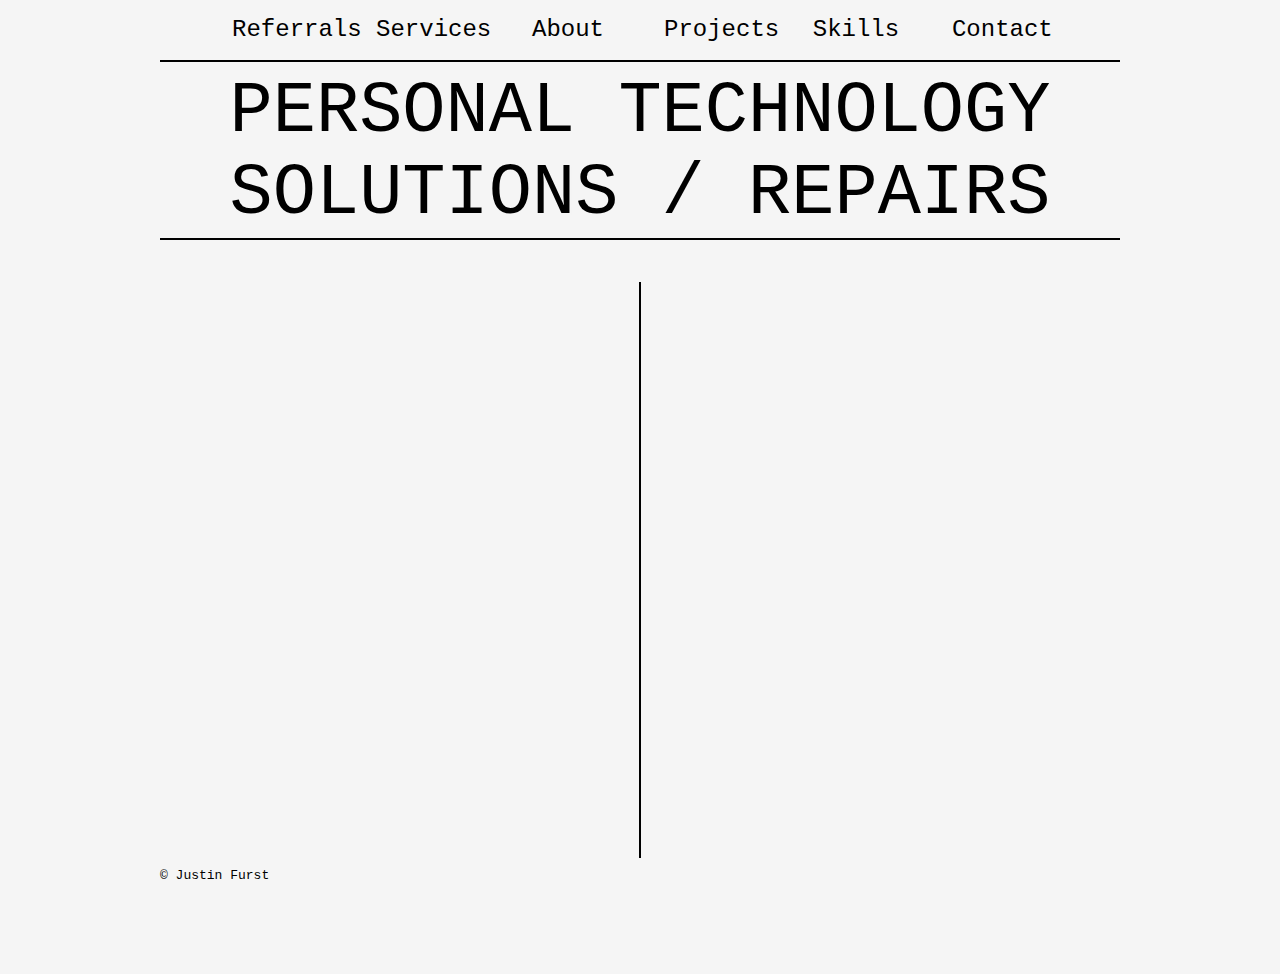
<file: index.html>
<!doctype html>
<html>

<head>
    <meta charset="utf-8">
    <title>Justin Furst</title>
    <link href="https://fonts.googleapis.com/css?family=Oswald&display=swap" rel="stylesheet">
    <link rel="stylesheet" href="styles.css"> 
    <meta name="viewport" content="width=device-width, initial-scale=1">
</head>

<body> 
    <header>
        <div id="nav-span">
                <div id="referralsTab" class="tabs"><label>Referrals</label><div id="referalDrainer" class="drainer"></div></div>           
                <div id="servicesTab" class="tabs"><label>Services</label><div id="servicesDrainer" class="drainer"></div></div>
                <div id="aboutTab" class="tabs"><label>About</label><div id="aboutDrainer" class="drainer"></div></div>                  
                <div id="projectsTab" class="tabs"><label>Projects</label><div id="projectsDrainer" class="drainer"></div></div>
                <div id="skillsTab" class="tabs"><label>Skills</label><div id="skillsDrainer" class="drainer"></div></div>
                <div id="contactTab" class="tabs"><label>Contact</label><div id="contactDrainer" class="drainer"></div></div>
        </div>
    </header>
        <div id="under-header">
        <hr class="topHR">
        <div class="container">
            <div id="referralDrop" class="shape"></div>
            <div id="servicesDrop" class="shape"></div>
            <div id="aboutDrop" class="shape"></div>
            <div id="projectsDrop" class="shape"></div>
            <div id="skillsDrop" class="shape"></div>
            <div id="contactDrop" class="shape"></div>
        </div>
        <div id="Title">
            <h1>
                Personal Technology 
            </h1>
            <h1>
                Solutions / Repairs
            </h1>
        </div>
        <hr>            
        </div>
        <div id="body-content">
            <div id="left-pane">
                <div id="referrals">
                    <h2>Referrals</h2>
                    <div>
                        <p class="quotation">"Justin is awesome. I finally have some organization on my computer. He is very knowledgeable and was able to help me with so much! Can't say enough good things!"</p>
                        <h4 class="quotes">- Lorie Martinez</h4>
                    </div>
                    <div style="padding-top: 1em;">
                        <p class="quotation">"Justin was very helpful and friendly. He finished his work in a timely manner and was communicative with me along the way. Definitley recommend him!!"</p>
                        <h4 class="quotes">- Kim Lopez</h4>
                    </div>
                    <div id="referalFiller" class="filler"></div>
                </div> 
                <div id="services" class="hide-display">
                    <h2>Services</h2>
                    <ul id="serviceHolder">
                        <li>
                            <div id="service1" class="service">
                                <div>Free Consultation</div>
                                <p>Whether in person or over the internet, go over what you would like to be done and how I can do it.</p>
                                <p>Est. Time: 30 min.</p>
                            </div>
                        </li>
                        <li>
                            <div id="service2" class="service">
                                <div>General Computer Cleanup</div>
                                <p>Will remove unneeded files and software that are cluttering your hardrive to optimize both memory and speed efficiency.</p>
                                <p>Price: $40</p>
                            </div>
                        </li>
                    </ul>
                    <div id="servicesFiller" class="filler"></div>                  
                </div>     
                <div id="about" class="hide-display">
                    <h2>About</h2>
                    <p>
                        Hello, My name is Justin Furst and I graduated from Marquette University in 2018 with a B.S. in Computer Science.
                    </p>
                    <p>
                        I work for the McHenry County Circuit Clerk as a Software Developer / IT Specialist. 
                    </p>
                   <p>
                        I captained Marquette's first ever Rocket League team and we took third in the inaugural <a href="https://youtu.be/AM8eA_cPmko?t=3803" target="_blank">Big East Invitational</a> (I'm Pudder).
                    </p>
                    <p>
                        I appeared in a music video for one of my favorite bands here => <a href="https://youtu.be/zF7pAGqm9Fg?t=234" target="_blank">Click</a>
                    </p>
                    <div id="aboutFiller" class="filler"></div>
                </div>                       
            </div>
           <div id="vertical">
            <hr>
           </div>
        <div id="right-pane">               
                <div id="projects" class="hide-display">
                    <h2>Projects</h2>
                    <div>
                        <p>
                            Court Call monitors in the McHenry County Courthouse that displays important defendant information on screens to direct people to their proper courtrooms.
                        </p>
                        <p>
                            This is my current recursive project → <a class="link" href="http://justin1st.com">Click</a>
                        </p>
                    </div>
                    <div id="projectsFiller" class="filler"></div>
                </div>
                <div id="skills" class="hide-display">
                    <h2>Skills</h2>
                    <div class="container">
                        <ul class="skillList">
                            <li>Understand fundamentals of computing</li>
                            <li>Effectively problem solve</li>
                            <li>Detect and eliminate bugs</li>
                        </ul>
                        <ul class="skillList">
                            <li>Program in over 10 different languages</li>
                            <li>Build a custom computer</li>
                            <li>Play the drums </li>
                        </ul>
                        <ul class="skillList">
                            <li>Survive purely on caffeine</li>
                            <li>Hold 2 Middle School track records</li>
                            <li>Socialize at an adequate level</li>
                        </ul>
                    </div>
                    <div id="skillsFiller" class="filler"></div>
                </div>
                <div id="contact" class="hide-display">
                    <h2>Contact</h2>
                    <p>The best way to contact me is by sending me an email at <a
                            href="mailto:JustinLFurst@Gmail.com" target="_blank">JustinLFurst@Gmail.com</a>
                             <!--Check out my resume → <a href="https://drive.google.com/open?id=1T1WfbJX4fwH89HucGaV5aBFBc0WI-y5J " target="_blank">Resume</a> -->
                    </p>
                                        <!--
                    <a href="litecoin://385X7aq5jqQGrC3ZYWaajdV8xQq3Xfe1ba" >If you are feeling generous, you can donate LiteCoin here</a>*@                   
                    -->
                    <div onclick="copyToClipboard()"></div>
                    <div id="social-media">
                        <a href="https://www.facebook.com/Justin1stConsult/" target="_blank"><img src="Resources/fb.png"></a>
                        <a href="https://www.linkedin.com/in/justinfurst" target="_blank"><img src="Resources/ln.png"></a>                    
                    </div>            
                    <div id="contactFiller" class="filler"></div>
                </div>
            </div>
            <span class="stretch"></span>
            <footer>
                <div>&copy; Justin Furst</div>
            </footer>
        </div>
</body>
<script type="text/javascript" src="jquery-3.4.1.min.js"></script>
<script type="text/javascript" src="js.js"></script>
</html>
</file>
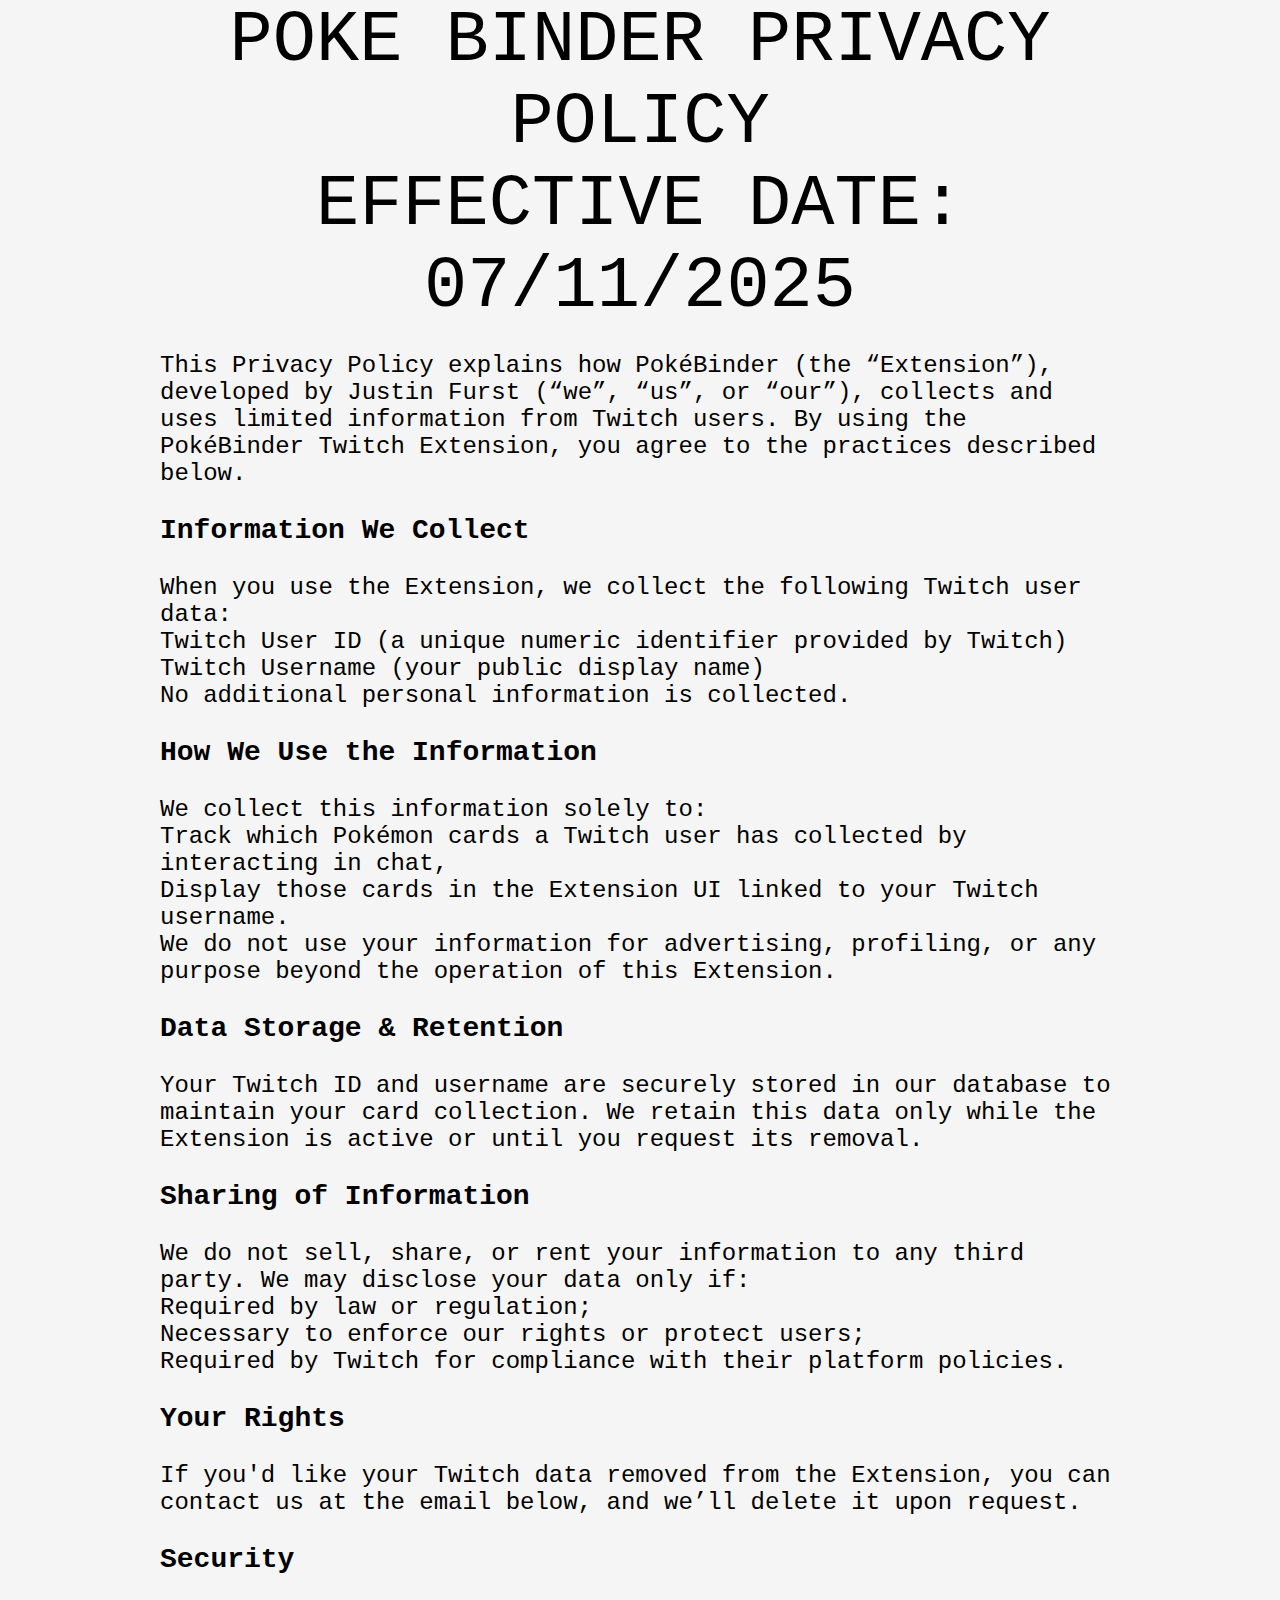
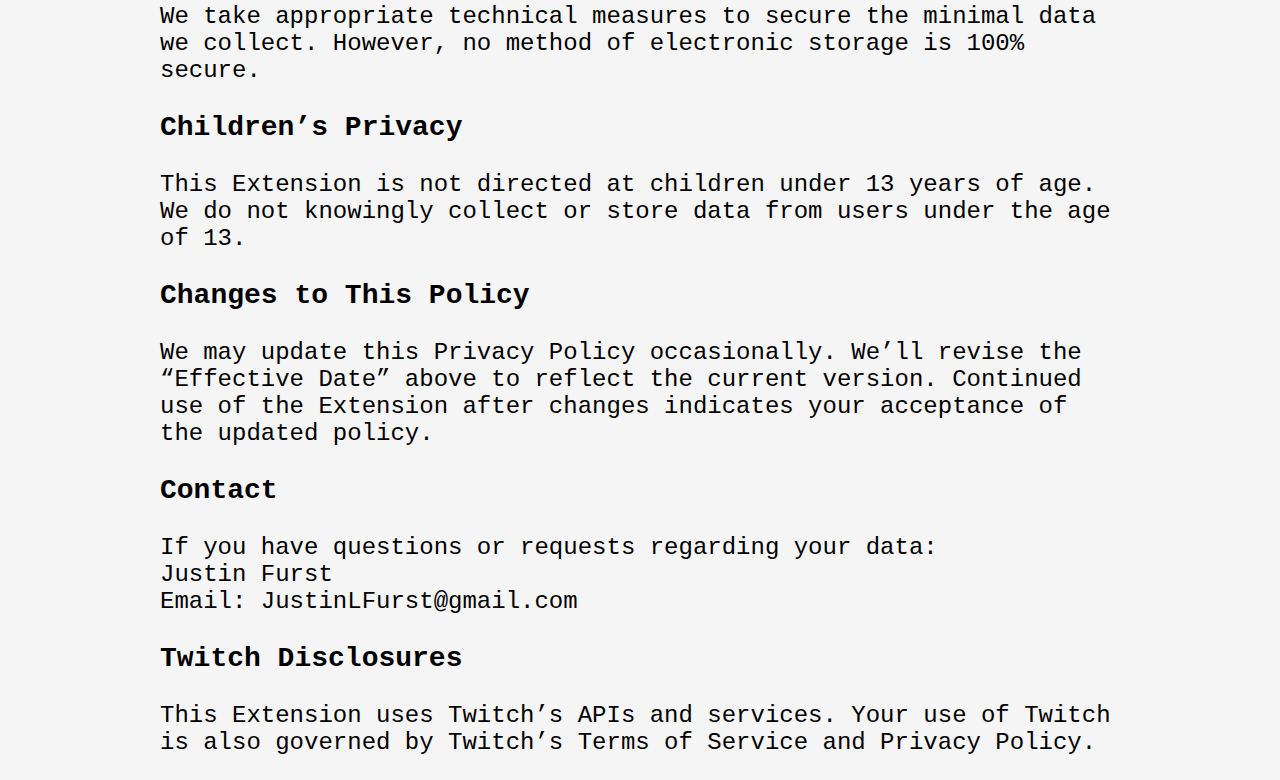
<file: privacy.html>
<!doctype html>
<html>

<head>
    <meta charset="utf-8">
    <title>Privacy Policy</title>
    <link href="https://fonts.googleapis.com/css?family=Oswald&display=swap" rel="stylesheet">
    <link rel="stylesheet" href="styles.css"> 
    <meta name="viewport" content="width=device-width, initial-scale=1">
</head>

</html>
<body>
    <div>
        <h1>
            Poke Binder Privacy Policy
        </h1>
        <h1>
            Effective Date: 07/11/2025
        </h1>
<p>
    This Privacy Policy explains how PokéBinder (the “Extension”), developed by Justin Furst (“we”, “us”, or “our”), collects and uses limited information from Twitch users. By using the PokéBinder Twitch Extension, you agree to the practices described below.
</p>

<h3>
    Information We Collect    
</h3>
<p>
    When you use the Extension, we collect the following Twitch user data:
<br>
    Twitch User ID (a unique numeric identifier provided by Twitch)
<br>
    Twitch Username (your public display name)
<br>
    No additional personal information is collected.
</p>

<h3>
        How We Use the Information  
</h3>
<p>
        We collect this information solely to:
<br>
    Track which Pokémon cards a Twitch user has collected by interacting in chat,
<br>
    Display those cards in the Extension UI linked to your Twitch username.
<br>
    We do not use your information for advertising, profiling, or any purpose beyond the operation of this Extension.
</p>

<h3>
    Data Storage & Retention
</h3>
<p>
    Your Twitch ID and username are securely stored in our database to maintain your card collection. We retain this data only while the Extension is active or until you request its removal.
</p>

<h3>
    Sharing of Information
</h3>
<p>
    We do not sell, share, or rent your information to any third party. We may disclose your data only if:
    <br>
    Required by law or regulation;
    <br>
    Necessary to enforce our rights or protect users;
    <br>
    Required by Twitch for compliance with their platform policies.
</p>

<h3>
    Your Rights
</h3>
<p>
    If you'd like your Twitch data removed from the Extension, you can contact us at the email below, and we’ll delete it upon request.
</p>

<h3>
    Security
</h3>
<p>
    We take appropriate technical measures to secure the minimal data we collect. However, no method of electronic storage is 100% secure.
</p>

<h3>
        Children’s Privacy
</h3>
<p>
    This Extension is not directed at children under 13 years of age. We do not knowingly collect or store data from users under the age of 13.
</p>

<h3>
    Changes to This Policy
</h3>
<p>
    We may update this Privacy Policy occasionally. We’ll revise the “Effective Date” above to reflect the current version. Continued use of the Extension after changes indicates your acceptance of the updated policy.
</p>

<h3>
    Contact
</h3>
<p>
    If you have questions or requests regarding your data:
    <br>
    Justin Furst
    <br>
    Email: JustinLFurst@gmail.com
</p>

<h3>
    Twitch Disclosures
</h3>
<p>
    This Extension uses Twitch’s APIs and services. Your use of Twitch is also governed by Twitch’s Terms of Service and Privacy Policy.
</p>
    </div>
</body>
</file>
<file: styles.css>
/*Media Queries*/
@media screen and (min-width: 1276px) {
  h1 /* Main title*/
  {
    font-size: 72px;
  }
  h2 /* Titles for sections*/
  {
    font-size: 36px;
  }
  h3 /* Misc titles*/
  {
    font-size: 28px;
  }
  h4 /* Names for quotes*/
  {
    font-size: 26px;
  }
  li{
    font-size: x-large;
  }
  #nav-span div /* Top nav tabs*/
  {
    font-size: x-large;
    height: 2.5em;
    line-height: 2.5em;
  }
  p /* Words in quotes*/
  {
    font-size: 24px;
  }
  #vertical {
    margin-top: 4%;
  }
  #vertical hr{
    height: 36em;
  }
  #left-pane{
    height: 42em;
  }
  #right-pane{
    height: 42em;
  }
  #under-header{
    height: 11em;
  }
}

/* If the screen size is 1275px wide or less*/
@media screen and (max-width: 1275px) {
  h1 {
    font-size: 60px;
  }
  h2{
    font-size: 24px;
  }    
  h3{
    font-size: 24px;
  }
  h4{
    font-size: 22px;
  }
  #nav-span div{
    font-size: 18px;
    height: 2.25em;
    line-height: 2.25em;
  }
  p{
    font-size: 20px;
  }
  #vertical {
    margin-top: 5%;
  }
  #vertical hr{
    height: 32em;
  }
  #left-pane{
    height: 38em;
  }
  #right-pane{
    height: 38em;
  }
  #under-header{
    height: 10.25em;
  }
}

/* If the screen size is 1080px wide or less*/
@media screen and (max-width: 1080px) {
  h1 {
    font-size: 58px;
  }
  h2{
    font-size: 23px;
  }    
  h3{
    font-size: 23px;
  }
  h4{
    font-size: 21px;
  }
  #nav-span div{
    font-size: 17px;
    height: 2em;
    line-height: 2em;
  }
  p{
    font-size: 19px;
  }
  #vertical {
    margin-top: 6%;
  }
  #vertical hr{
    height: 30em;
  }
  #left-pane{
    height: 39em;
  }
  #right-pane{
    height: 39em;
  }
  #under-header{
    height: 10em;
  }
}

/* If the screen size is 950px wide or less*/
@media screen and (max-width: 950px) {
  h1 {
    font-size: 52px;
  }
  h2{
    font-size: 22px;
  }  
  h3{
    font-size: 20px;
  }
  h4{
    font-size: 20px;
  }
  li{
    font-size: medium;
  }
  #nav-span div{
    font-size: 18px;
    height: 2em;
    line-height: 2em;
  }
  p{
    font-size: 18px;
  }
  #vertical {
    margin-top: 7%;
  }
  #vertical hr{
    height: 27em;
  }
  #left-pane{
    height: 36em;
  }
  #right-pane{
    height: 36em;
  }
  #under-header{
    height: 9em;
  }
}


/* If the screen size is 800px wide or less*/
@media screen and (max-width: 800px) {
  h1 {
    font-size: 40px;
  }
  h2{
    font-size: 20px;
  }
  h3{
    font-size: 18px;
  }
  h4{
    font-size: 18px;
  }
  li{
    font-size: small;
  }
  #nav-span div{
    font-size: 16px;
    height: 2.5em;
    line-height: 2.5em;
  }
  p{
    font-size: 14px;
  }
  #vertical {
    margin-top: 10%;
  }
  #vertical hr{
    height: 24em;
  }
  #left-pane{
    height: 32em;
  }
  #right-pane{
    height: 32em;
  }
  #under-header{
    height: 6.5em;
  }
}

/* If the screen size is 600px wide or less*/
@media screen and (max-width: 600px) {
  h1 {
    font-size: 31px;
    padding-top: .2em;
  }
  h2{
    font-size: 20px;
  }
  h3{
    font-size: 16px;
  }
  h4{
    font-size: 16px;
  }
  li{
    font-size: xx-small;   
  }
  #nav-span div{
    font-size: 12px;
    height: 2.5em;
    line-height: 2.5em;
  }
  p{
    font-size: 11px;
  }
  #vertical {
    margin-top: 11%;
  }
  #vertical hr{
    height: 18em;
  }
  #left-pane{
    height: 26em;
  }
  #right-pane{
    height: 26em;
  }
  #under-header{
    height:6em;
  }
}

/* If the screen size is 465px wide or less*/
@media screen and (max-width: 465px) {
  h1 {
    font-size: 29px;
  }
  #under-header{
    height: 6em;
  }
}


/* If the screen size is 425px wide or less*/
@media screen and (max-width: 425px) {
  h1 {
    font-size: 26px;
    padding-top: .3em;

  }
  h2{
    font-size: 16px;
  }
  h4{
    font-size: 12px;
  }
  #nav-span div{
    font-size: 11px;
    padding: 0 .4em !important;
    height: 2.25em;
    line-height: 2.25em;
  }
  p{
    font-size: 12px;
  }
  #vertical {
    margin-top: 12%;
  }
  #vertical hr{
    height: 18em;
  }
  #left-pane{
    height: 24em;
  }
  #right-pane{
    height: 24em;
  }
}

/* If the screen size is 375px wide or less*/
@media screen and (max-width: 375px) {
  h1 {
    font-size: 19px;
  }
  h2{
    font-size: 12px;
  }
  h4{
    font-size: 8px;
  }
  #nav-span div{
    font-size: 12px;
    height: 3em;
    line-height: 3em;
  }
  p{
    font-size: 10px;
  }
  #vertical {
    margin-top: 14%;
  }
  #vertical hr{
    height: 16em;
  }
  #left-pane{
    height: 22em;
  }
  #right-pane{
    height: 22em;
  }
  #under-header{
    height: 4em;
  }
}

.red{  
  background-color: #DD4124;
  z-index: -1 !important;
  }
.orange{  
  background-color: #D2691E;
  z-index: -1 !important;
}
.yellow{  
  background-color: #EFC050;
  z-index: -1 !important;
}
.green{  
  background-color: #009B77;
  z-index: -1 !important;
}
.blue{  
  background-color: #98B4D4;
  z-index: -1 !important;
}
.purple{  
  background-color: #B76BA3;
  z-index: -1 !important;
}

body {
    background-color: whitesmoke;
    font-family: 'Courier', Arial, sans-serif;
    margin: 0 auto;
    max-width: 75%; 
  }
.header{
  text-align: center; 
}
  h1 {
    font-family: 'Courier', Arial, sans-serif;
    font-weight: 200;
    display: block;
    text-transform: uppercase;
    color: #000000;
    text-align: center;
    margin:0;
    text-shadow: 2px 2px whitesmoke;

  }

  Title h1{
    font-weight: 500;
  }

  h2{
    margin:0;
    margin-top: .25em;
    color: whitesmoke;
    text-shadow: 2px 2px black;
    
  }

  a{
      text-decoration: none;
      color: blue;    
  }

  nav {    
      height: 100%;
  }

  #nav-span{
      margin: 0;
      padding:0;
      height: 100%;
      width: 100%;
      text-align: center;
  }

  #nav-span > div{
    float: none;
    display: inline-block;     
    width: 10%;
    padding: 0 .8em;
    position: relative;
  }
    #nav-span div  {
    color: black;
    cursor: pointer;
    text-shadow: 1px 1px whitesmoke;

  }
  #nav-span div:hover {
    color: whitesmoke !important;
    cursor: pointer;
    text-shadow: 2px 2px black !important;
  }

footer {
  position: absolute;
  bottom: 0;
  height: 2rem;           
}

footer div{
  font-size: small;


}

.link{
  color: blue;
  cursor: pointer;
}

.tabs{
  cursor: pointer;
}

  #nav-bar{
      text-align: center;
      height: 4em;
  }

  #under-header{
    width: 100%;
    position: relative;
  }

  #Title{
    position: absolute;
    top: 6%;
    width: 100%;
    height: 100%;

  }

  #body-content{
    padding-top: .5em;
    display: inline-block;
    width: 100%;
    padding-bottom: 2.5rem;
  }
  #right-pane{
    width: 47%;
    text-align: center;
    float: right;
    position: relative;
    top: 1.25em;
  }

  #left-pane{
    width:47%;
    text-align: center;
    float: left;
    position: relative;
    top: 1.25em;
  }

  .quotes{
    float:right;
    margin: 0;
  }

  hr{
    box-sizing: border-box;
    border: none;
    height: 2px;
    width: 100%;
    display: block;
    background: black;
    margin: 0;
  }

  #vertical{
    display: inline-block;
    width: 6%;
  }

  #vertical hr{
    background: black;
    width: 2px;
    margin: 0 auto;
  }

  .stretch {
    width: 100%;
    display: inline-block;
    font-size: 0;
    line-height: 0
    
}

.topHR{
  margin-top: 0;
  margin-block-start: 0;
  margin-bottom: 0;
}

  .hide-display{
    display: none;
  }

  .show-visible{
    visibility: visible !important;
  }

#referrals{
  visibility: hidden;
}

/*Projects*/
  .quotation {
    color: whitesmoke;
    font-weight: 200;
    margin-bottom: 0;
    text-shadow: 1.5px 1.5px black;
  }

#project-holder{
  position: relative;
}

#projects{
  bottom: .5em;
  visibility: hidden;
  height: 100%;
}

#leftArrow{
  position: absolute;
  top: 30%;
  left: 2%;
}

#rightArrow{
  position: absolute;
  top: 30%;
  left: 92%;
}

/*Skills*/
#skills{
  visibility: hidden;
}

.skillList{
  list-style: none;
  margin: 2em 0;
  padding: 0 .15em;
}

.skillList li{
  padding-bottom: .5em;
}


/*Services*/
#services{
  visibility: hidden;
}

#serviceHolder{
  list-style: none;
  padding: 0;
  color: whitesmoke;
  text-shadow: 1px 1px black;
}

#serviceHolder li{
  margin-bottom: 1.5em;
}

.service{

}

.service p{
  text-align: left;
  margin-left: 2em;
}

.service div{
  font-weight: bold; 
  text-align: left;
  padding-left: 1em;
}

.service div p{
  text-align:center;
}

#about{
  visibility: hidden;
}

#contact{
  visibility: hidden;
}

/*Transformations*/
@keyframes drain{
  0% {
    top: 0;
    height: 100%;
  }
  100%{
    top: 100%;
    height: 0%;
  }
}

#referralsTab:hover{  
  /*I think I have to use javascript*/
  background-color: #DD4124;
  }
#servicesTab:hover{  
  /*I think I have to use javascript*/
  background-color: #D2691E;
  }
#aboutTab:hover{  
  /*I think I have to use javascript*/
  background-color: #EFC050;
  }
#projectsTab:hover{  
  /*I think I have to use javascript*/
  background-color: #009B77;
  }
#skillsTab:hover{  
  /*I think I have to use javascript*/
  background-color: #98B4D4;
  }
#contactTab:hover{  
  /*I think I have to use javascript*/
  background-color: #B76BA3;
  }

/*drainers and fillers*/
.drainer{
  width: 100%;
  height: 100%;
  position: absolute;
  top: 0;
  left: 0;
  -webkit-transition-duration: 1s;
  -moz-transition-duration: 1s;
  -o-transition-duration: 1s;
  transition-duration: 1s; 
  transition-property: height;
  z-index: 2;
}

.drainerDrain{
  animation: drain 1s 1;
  z-index: -1;
}

.filler{
  width: 100%;
  height: 100%;
  position: absolute;
  top: 0;
  left: 0;
  -webkit-transition-duration: 1s;
  -moz-transition-duration: 1s;
  -o-transition-duration: 1s;
  transition-duration: 1s; 
  transition-property: height;
  transition-delay: 1s;
  z-index: 2;
}

.refDrainerFill{
  animation: referralsFill 1s 1;
  animation-delay: .5s;
  z-index: -1;
}

.servDrainerFill{
  animation: servicesFill 1s 1;
  animation-delay: .5s;
  z-index: -1;
}
.abDrainerFill{
  animation:  aboutFill 1s 1;
  animation-delay: .5s;
  z-index: -1;
}
.projDrainerFill{
  animation: projectsFill 1s 1;
  animation-delay: .5s;
  z-index: -1;
}
.skilDrainerFill{
  animation: skillsFill 1s 1;
  animation-delay: .5s;
  z-index: -1;
}
.conDrainerFill{
  animation: contactFill 1s 1;
  animation-delay: .5s;
  z-index: -1;
}


@keyframes referralsFill{
  0% {
    height: 0%;
    background: #DD4124;
  }
  100%{
    background-color: #DD4124;
    height: 100%;
  }
}

@keyframes servicesFill{
  0% {
    height: 0%;
    background: #D2691E;
  }
  100%{
    background-color: #D2691E;
    height: 100%;
  }
}

@keyframes aboutFill{
  0% {
    height: 0%;
    background: #EFC050;
  }
  100%{
    background-color: #EFC050;
    height: 100%;
  }
}

@keyframes projectsFill{
  0% {
    height: 0%;
    background: #009B77;
  }
  100%{
    background-color: #009B77;
    height: 100%;
  }
}

@keyframes skillsFill{
  0% {
    height: 0%;
    background: #98B4D4;
  }
  100%{
    background-color: #98B4D4;
    height: 100%;
  }
}

@keyframes contactFill{
  0% {
    height: 0%;
    background: #B76BA3;
  }
  100%{
    background-color: #B76BA3;
    height: 100%;
  }
}
/* Next attempt*/
            
.container{
  width: 100%;
  height: 100%;             
  margin-left: auto; 
  margin-right: auto; 
  overflow: hidden; 
  position: relative;
}
    
    .shape{        
        top: 4%;
        border-radius: 50%;
        border-top-right-radius: 0;
        transform: rotate(-45deg);
        margin-left: 20px;
        position: absolute; 
        -webkit-transition-duration: 1s;
        -moz-transition-duration: 1s;
        -o-transition-duration: 1s;
        transition-duration: 1s; 
        transition-property: height;             
    }
    
    @keyframes referralsGrow{
      0%{}
      100%{height: 45px;width: 45px; left:13%;}
    }
    @keyframes servicesGrow{
      0%{}
      100%{height: 45px;width: 45px; left:27%;}
    }
    @keyframes aboutGrow{
      0%{}
      100%{height: 45px;width: 45px; left:40%;}
    }
    @keyframes projectsGrow{
      0%{}
      100%{height: 45px;width: 45px; left:53%;}
    }
    @keyframes skillsGrow{
      0%{}
      100%{height: 45px;width: 45px; left:68%;}
    }
    @keyframes contactGrow{
      0%{}
      100%{height: 45px;width: 45px; left:81%;}
    }

    .referralsDropGrow{
      visibility: visible !important;
      animation: referralsGrow 1s 1;
      z-index: -1;
    }
    .servicesDropGrow{
      visibility: visible !important;
      animation: servicesGrow 1s 1;
      z-index: -1;
    }
    
    .aboutDropGrow{
      visibility: visible !important;
      animation: aboutGrow 1s 1;
      z-index: -1;
    }
    
    .projectsDropGrow{
      visibility: visible !important;
      animation: projectsGrow 1s 1;
      z-index: -1;
    }
    
    .skillsDropGrow{
      visibility: visible !important;
      animation: skillsGrow 1s 1;
      z-index: -1;
    }
    
    .contactDropGrow{
      visibility: visible !important;
      animation: contactGrow 1s 1;
      z-index: -1;
    }
    
    
    .referralsDropFall{
      visibility: visible !important;
      animation: referralsDrop .75s 1;
      z-index: -1;
    }

    @keyframes referralsDrop{
      0%{top:0; height: 45px;width: 45px; left: 13%;}
      100%{top: 100%; height: 45px;width: 45px; }
    }

    .servicesDropFall{
      visibility: visible !important;
      animation: servicesDrop .75s 1;
      z-index: -1;
    }

    @keyframes servicesDrop{
      0%{top:0; height: 45px;width: 45px; left: 27%;}
      100%{top: 100%; height: 45px;width: 45px;}
    }

    .aboutDropFall{
      visibility: visible !important;
      animation: aboutDrop .75s 1;
      z-index: -1;
    }

    @keyframes aboutDrop{
      0%{top:0; height: 45px;width: 45px; left:40%;}
      100%{top: 100%; height: 45px;width: 45px;}
    }
    .projectsDropFall{
      visibility: visible !important;
      animation: projectsDrop .75s 1;
      z-index: -1;
    }

    @keyframes projectsDrop{
      0%{top:0; height: 45px;width: 45px; left:53%;}
      100%{top: 100%; height: 45px;width: 45px; }
    }

    .skillsDropFall{
      visibility: visible !important;
      animation: skillsDrop .75s 1;
      z-index: -1;
    }

    @keyframes skillsDrop{
      0%{top:0; height: 45px;width: 45px; left:68%;}
      100%{top: 100%; height: 45px;width: 45px;}
    }

    .contactDropFall{
      visibility: visible !important;
      animation: contactDrop .75s 1;
      z-index: -1;
    }

    @keyframes contactDrop{
      0%{top:0; height: 45px;width: 45px; left:81%;}
      100%{top: 100%; height: 45px;width: 45px;}
    }

    .container div{
        width: 10px;
        height: 10px;
    }

    #referralDrop{
      left: 14%;
      background-color: #DD4124;
      visibility: hidden;
    }

    #servicesDrop{
      left: 28%;
      background-color: #D2691E;
      visibility: hidden;
    }

    #aboutDrop{
      left: 41%;
      background-color: #EFC050;
      visibility: hidden;
    }

    #projectsDrop{
      left: 54%;
      background-color: #009B77;
      visibility: hidden;
    }

    #skillsDrop{
      left: 69%;
      background-color: #98B4D4;
      visibility: hidden;
    }

    #contactDrop{
      left: 82%;
      background-color: #B76BA3;
      visibility: hidden;
    }
</file>
